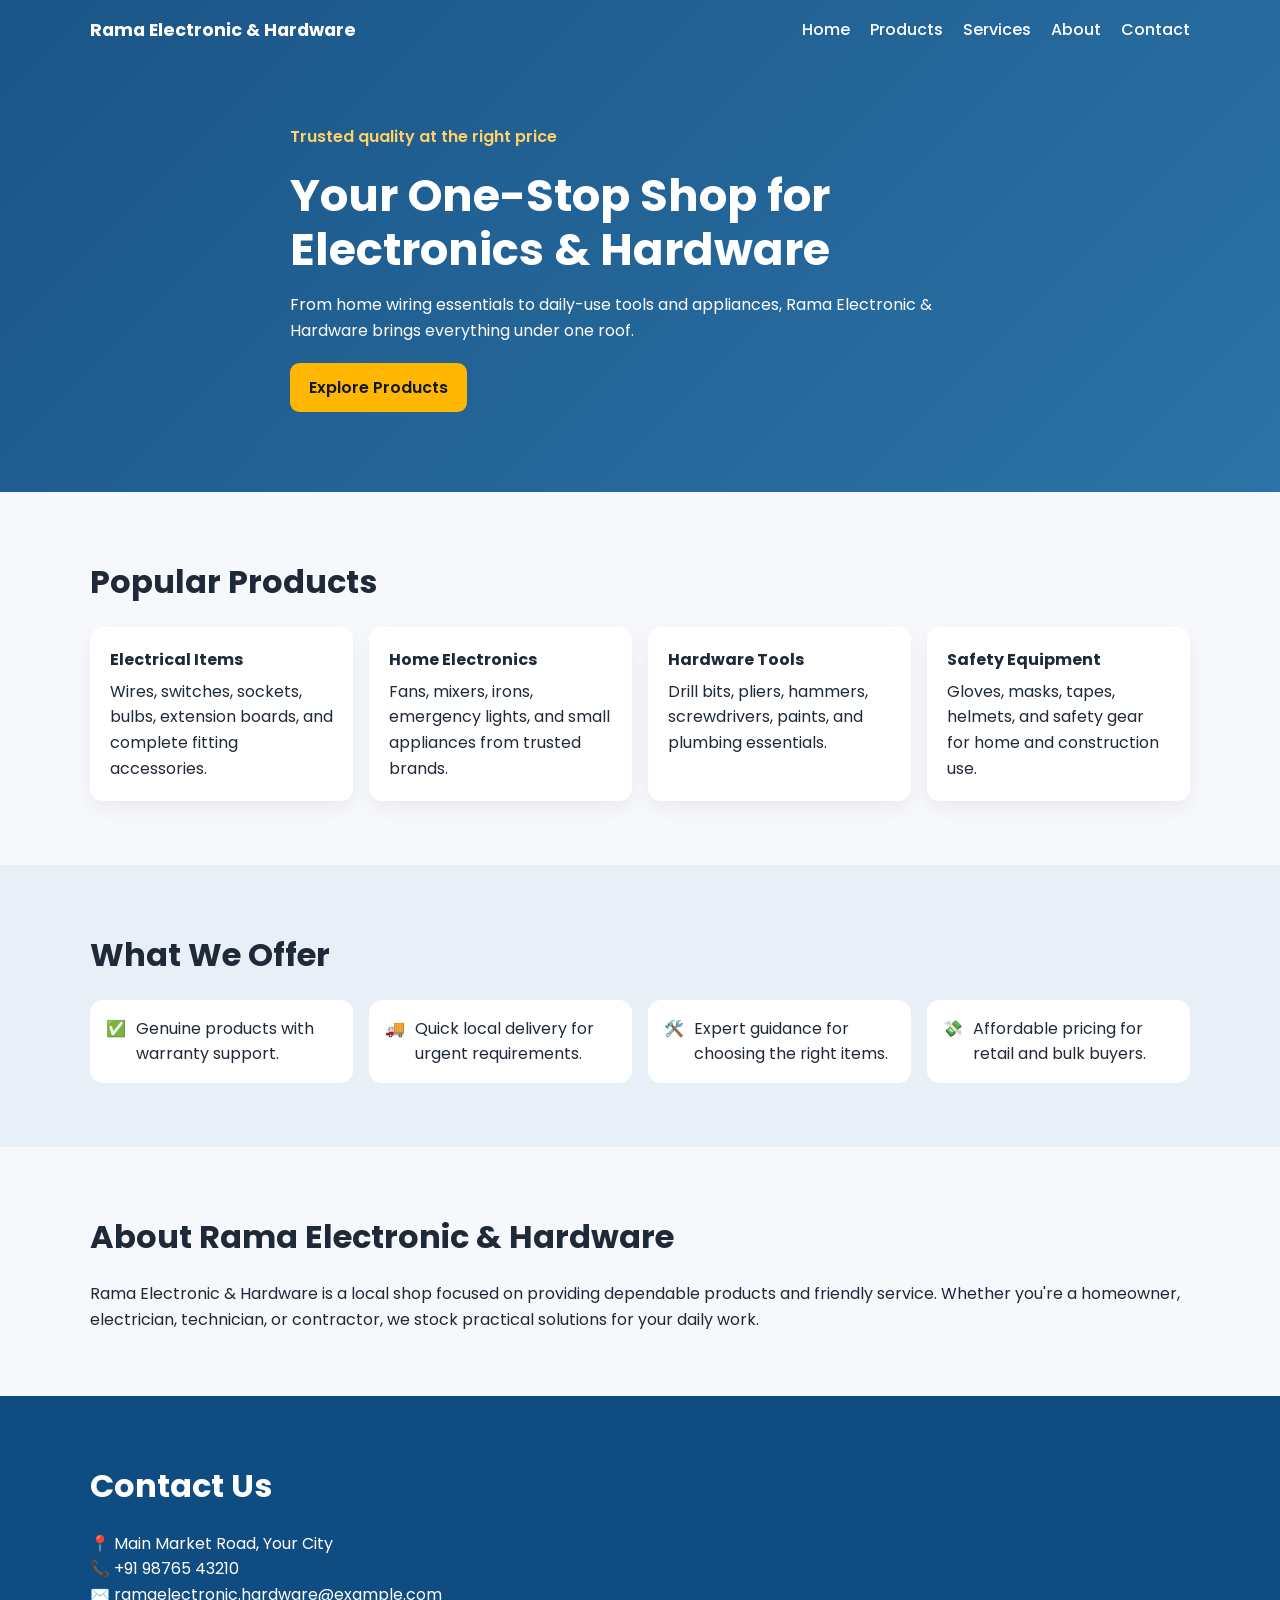
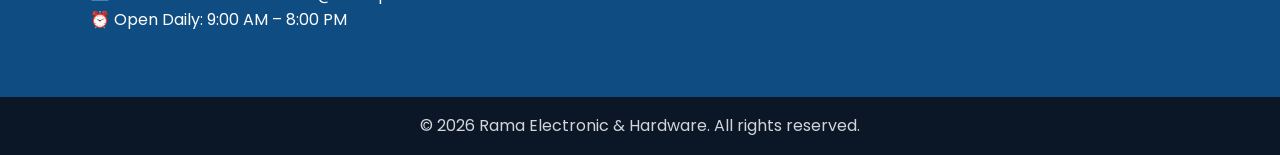
<file: index.html>
<!DOCTYPE html>
<html lang="en">
<head>
  <meta charset="UTF-8" />
  <meta name="viewport" content="width=device-width, initial-scale=1.0" />
  <title>Rama Electronic & Hardware Items</title>
  <link rel="preconnect" href="https://fonts.googleapis.com">
  <link rel="preconnect" href="https://fonts.gstatic.com" crossorigin>
  <link href="https://fonts.googleapis.com/css2?family=Poppins:wght@400;500;600;700&display=swap" rel="stylesheet">
  <link rel="stylesheet" href="styles.css" />
</head>
<body>
  <header class="hero" id="home">
    <nav class="navbar container">
      <h1 class="logo">Rama Electronic & Hardware</h1>
      <button class="menu-btn" id="menuBtn" aria-label="Toggle menu">☰</button>
      <ul class="nav-links" id="navLinks">
        <li><a href="#home">Home</a></li>
        <li><a href="#products">Products</a></li>
        <li><a href="#services">Services</a></li>
        <li><a href="#about">About</a></li>
        <li><a href="#contact">Contact</a></li>
      </ul>
    </nav>

    <div class="hero-content container">
      <p class="tagline">Trusted quality at the right price</p>
      <h2>Your One-Stop Shop for Electronics & Hardware</h2>
      <p>From home wiring essentials to daily-use tools and appliances, Rama Electronic & Hardware brings everything under one roof.</p>
      <a class="btn" href="#products">Explore Products</a>
    </div>
  </header>

  <main>
    <section class="section container" id="products">
      <h3>Popular Products</h3>
      <div class="grid cards">
        <article class="card">
          <h4>Electrical Items</h4>
          <p>Wires, switches, sockets, bulbs, extension boards, and complete fitting accessories.</p>
        </article>
        <article class="card">
          <h4>Home Electronics</h4>
          <p>Fans, mixers, irons, emergency lights, and small appliances from trusted brands.</p>
        </article>
        <article class="card">
          <h4>Hardware Tools</h4>
          <p>Drill bits, pliers, hammers, screwdrivers, paints, and plumbing essentials.</p>
        </article>
        <article class="card">
          <h4>Safety Equipment</h4>
          <p>Gloves, masks, tapes, helmets, and safety gear for home and construction use.</p>
        </article>
      </div>
    </section>

    <section class="section alt" id="services">
      <div class="container">
        <h3>What We Offer</h3>
        <div class="grid feature-grid">
          <div class="feature">
            <span>✅</span>
            <p>Genuine products with warranty support.</p>
          </div>
          <div class="feature">
            <span>🚚</span>
            <p>Quick local delivery for urgent requirements.</p>
          </div>
          <div class="feature">
            <span>🛠️</span>
            <p>Expert guidance for choosing the right items.</p>
          </div>
          <div class="feature">
            <span>💸</span>
            <p>Affordable pricing for retail and bulk buyers.</p>
          </div>
        </div>
      </div>
    </section>

    <section class="section container" id="about">
      <h3>About Rama Electronic & Hardware</h3>
      <p>Rama Electronic & Hardware is a local shop focused on providing dependable products and friendly service. Whether you're a homeowner, electrician, technician, or contractor, we stock practical solutions for your daily work.</p>
    </section>

    <section class="section contact" id="contact">
      <div class="container">
        <h3>Contact Us</h3>
        <p>📍 Main Market Road, Your City</p>
        <p>📞 +91 98765 43210</p>
        <p>✉️ ramaelectronic.hardware@example.com</p>
        <p>⏰ Open Daily: 9:00 AM – 8:00 PM</p>
      </div>
    </section>
  </main>

  <footer>
    <div class="container">
      <p>© <span id="year"></span> Rama Electronic & Hardware. All rights reserved.</p>
    </div>
  </footer>

  <script src="script.js"></script>
</body>
</html>
</file>
<file: styles.css>
:root {
  --primary: #0f4c81;
  --accent: #ffb703;
  --bg: #f6f8fb;
  --text: #1f2937;
  --muted: #6b7280;
  --white: #ffffff;
}

* {
  box-sizing: border-box;
  margin: 0;
  padding: 0;
}

body {
  font-family: "Poppins", sans-serif;
  color: var(--text);
  background: var(--bg);
  line-height: 1.6;
}

.container {
  width: min(1100px, 92%);
  margin: 0 auto;
}

.hero {
  background: linear-gradient(135deg, rgba(15, 76, 129, 0.95), rgba(22, 101, 158, 0.9));
  color: var(--white);
  padding-bottom: 4rem;
}

.navbar {
  display: flex;
  align-items: center;
  justify-content: space-between;
  padding: 1rem 0;
}

.logo {
  font-size: 1.1rem;
  font-weight: 700;
}

.menu-btn {
  display: none;
  border: none;
  background: transparent;
  color: var(--white);
  font-size: 1.6rem;
  cursor: pointer;
}

.nav-links {
  list-style: none;
  display: flex;
  gap: 1.25rem;
}

.nav-links a {
  color: var(--white);
  text-decoration: none;
  font-weight: 500;
}

.hero-content {
  padding: 4rem 0 1rem;
  max-width: 700px;
}

.tagline {
  color: #ffd166;
  font-weight: 600;
  margin-bottom: 0.4rem;
}

.hero h2 {
  font-size: clamp(1.8rem, 4vw, 2.8rem);
  line-height: 1.2;
  margin-bottom: 1rem;
}

.hero p {
  margin-bottom: 1.2rem;
}

.btn {
  display: inline-block;
  background: var(--accent);
  color: #111827;
  padding: 0.75rem 1.2rem;
  border-radius: 0.6rem;
  text-decoration: none;
  font-weight: 600;
}

.section {
  padding: 4rem 0;
}

.section h3 {
  font-size: clamp(1.5rem, 3vw, 2rem);
  margin-bottom: 1.2rem;
}

.grid {
  display: grid;
  gap: 1rem;
}

.cards {
  grid-template-columns: repeat(auto-fit, minmax(220px, 1fr));
}

.card {
  background: var(--white);
  padding: 1.25rem;
  border-radius: 0.8rem;
  box-shadow: 0 8px 18px rgba(0, 0, 0, 0.05);
}

.card h4 {
  margin-bottom: 0.4rem;
}

.alt {
  background: #e8eff7;
}

.feature-grid {
  grid-template-columns: repeat(auto-fit, minmax(220px, 1fr));
}

.feature {
  background: var(--white);
  border-radius: 0.8rem;
  padding: 1rem;
  display: flex;
  align-items: flex-start;
  gap: 0.65rem;
}

.contact {
  background: var(--primary);
  color: var(--white);
}

footer {
  background: #0b1726;
  color: #d1d5db;
  text-align: center;
  padding: 1rem 0;
}

@media (max-width: 780px) {
  .menu-btn {
    display: block;
  }

  .nav-links {
    position: absolute;
    right: 4%;
    top: 64px;
    flex-direction: column;
    background: #0f4c81;
    padding: 1rem;
    border-radius: 0.5rem;
    display: none;
  }

  .nav-links.open {
    display: flex;
  }
}
</file>
